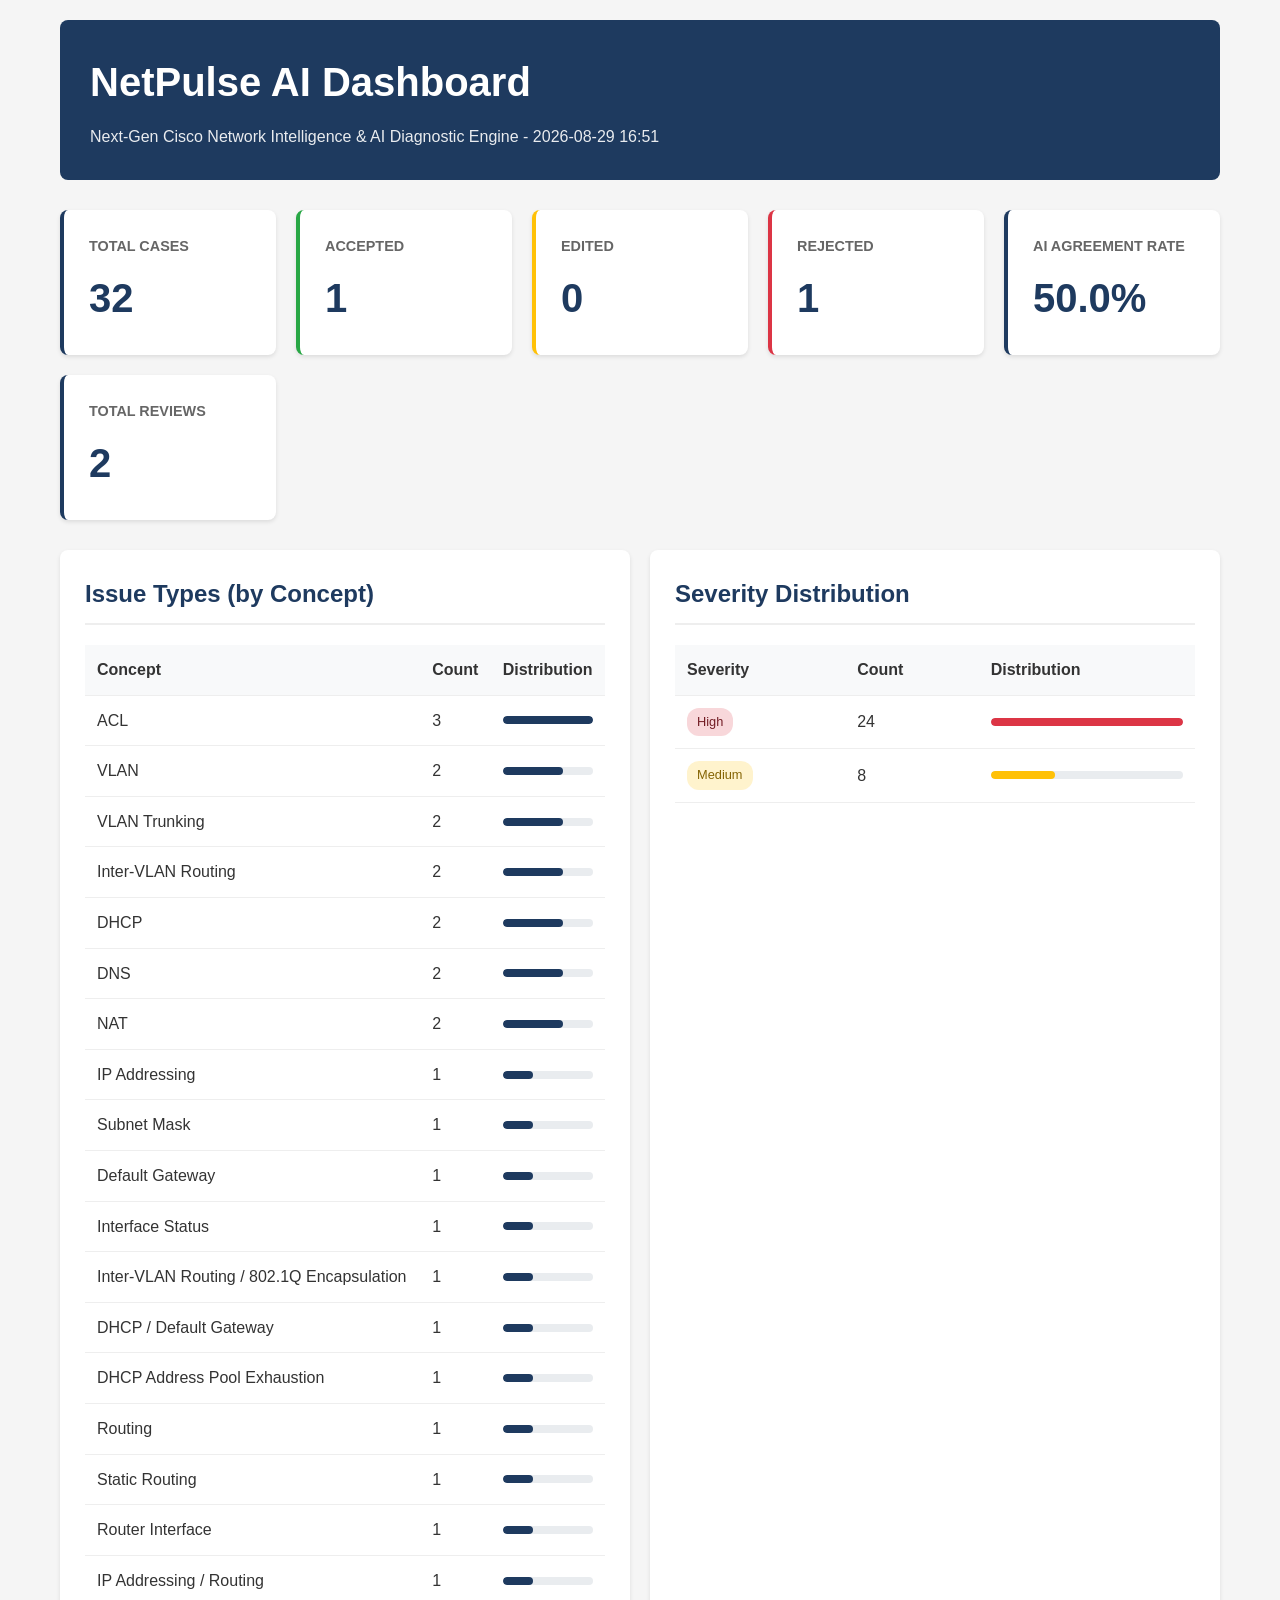
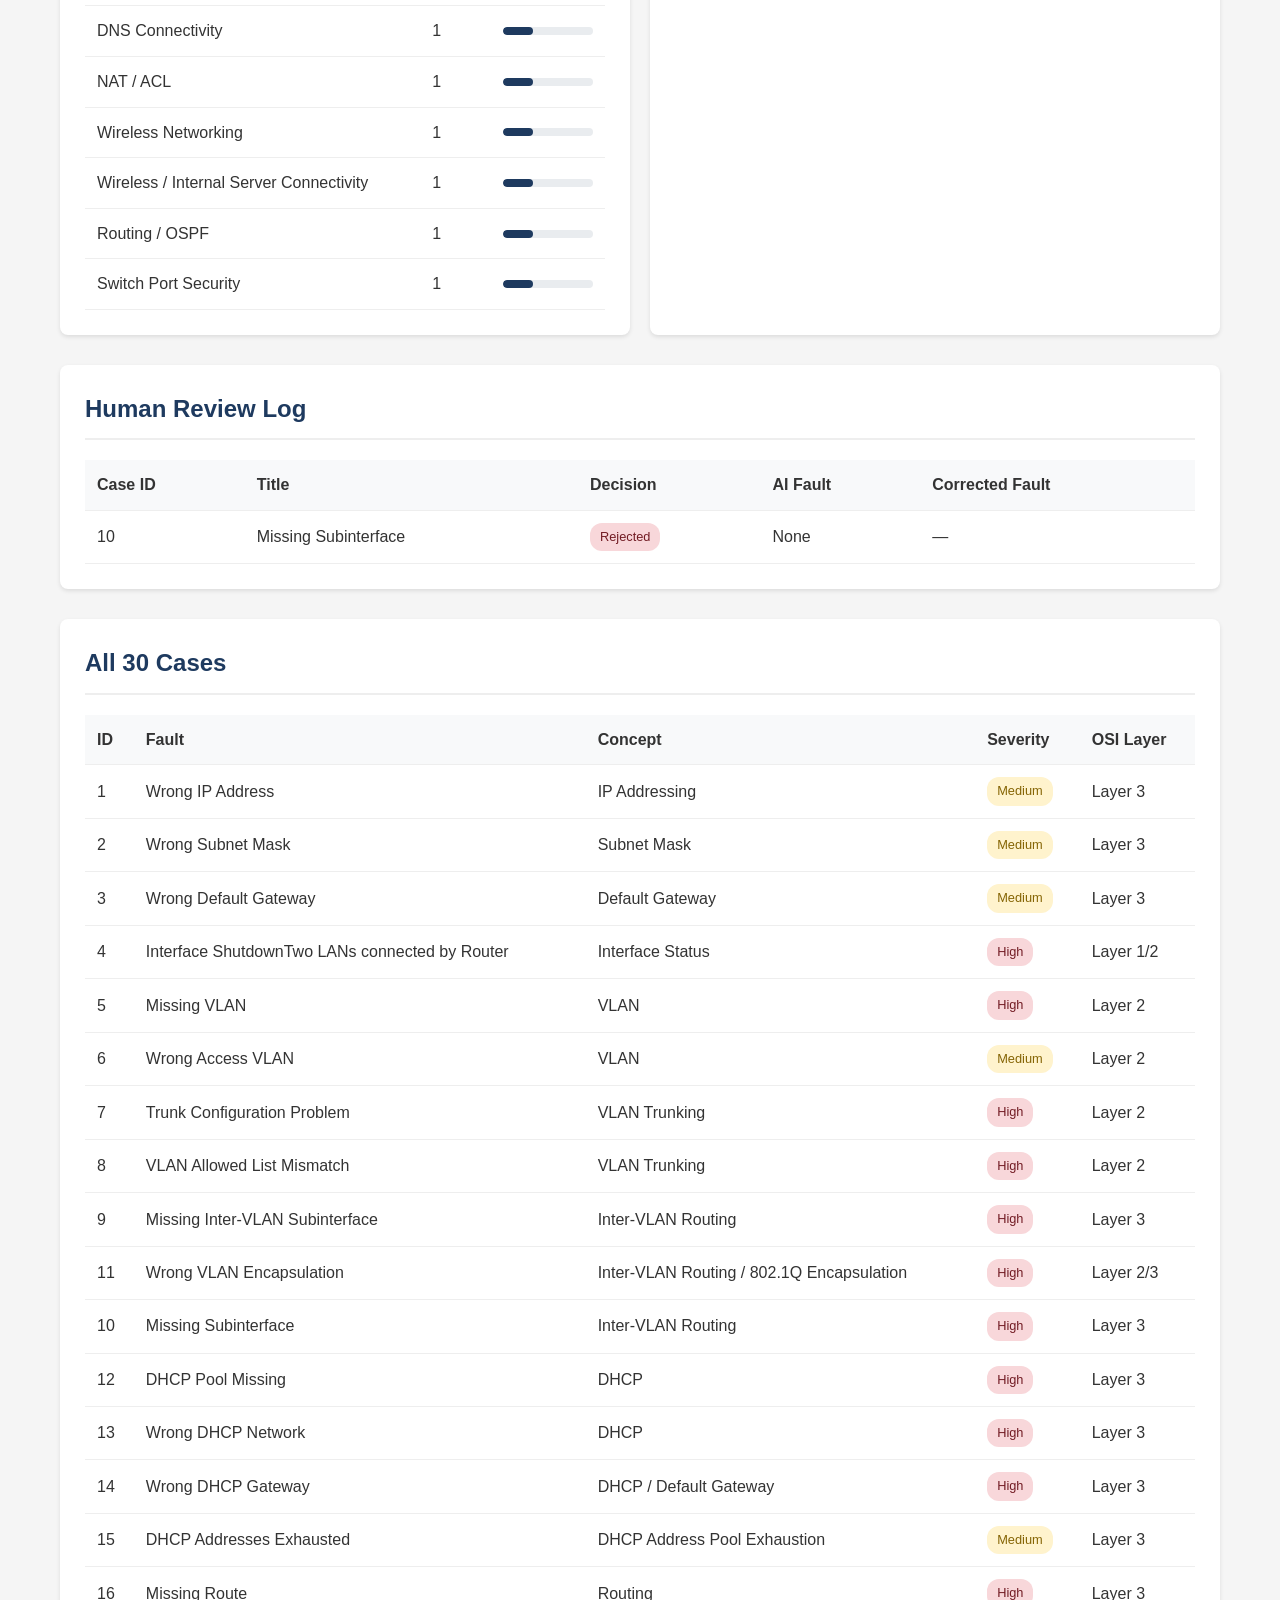
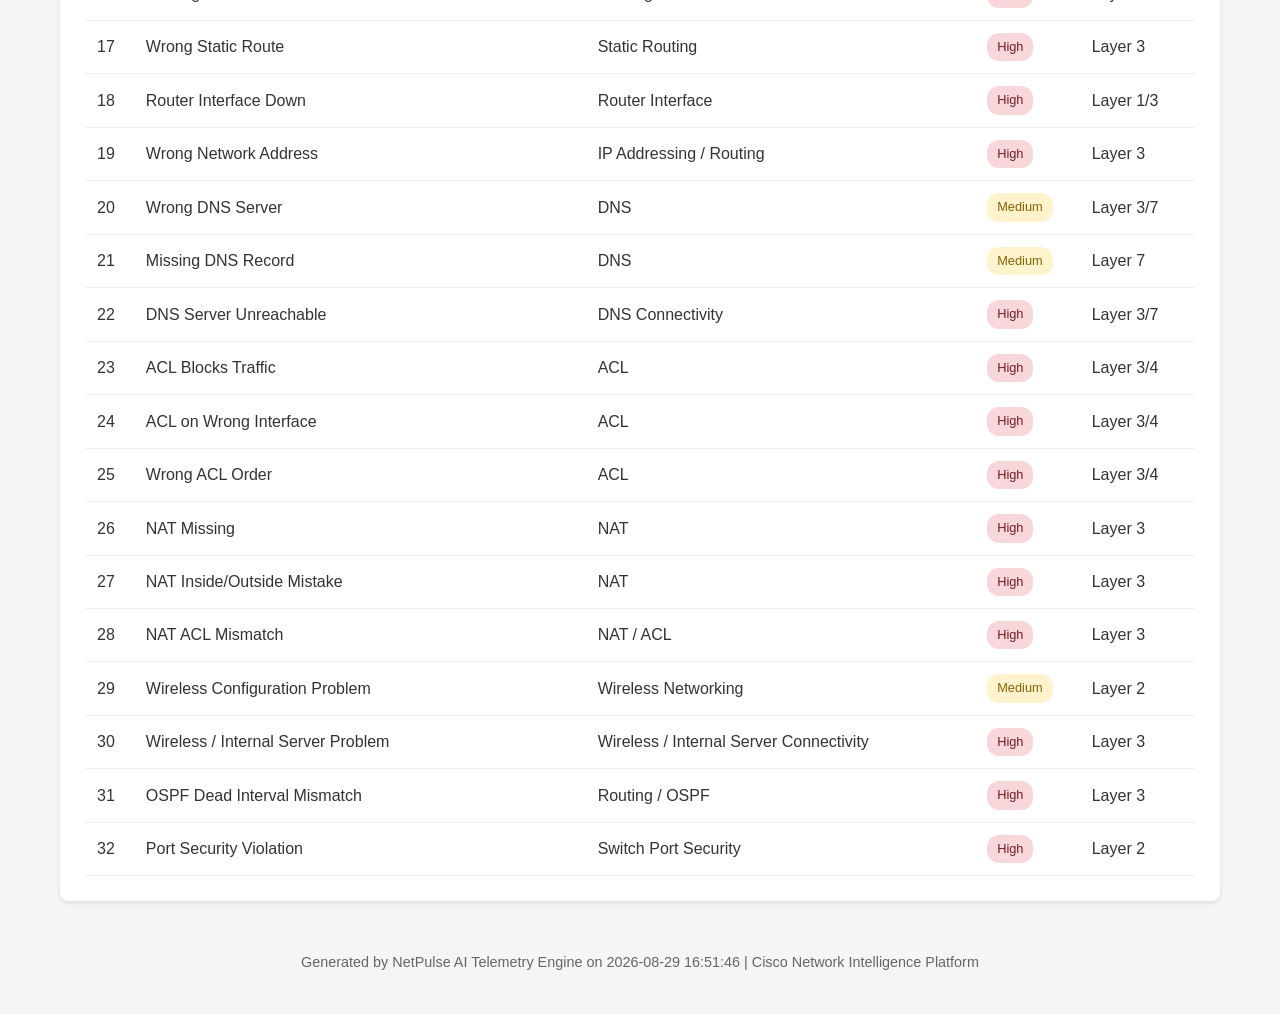
<file: backend/data/dashboard.html>
<!DOCTYPE html>
<html lang="en">
<head>
    <meta charset="UTF-8">
    <meta name="viewport" content="width=device-width, initial-scale=1.0">
    <title>NetPulse AI - Dashboard</title>
    <style>
        * { box-sizing: border-box; margin: 0; padding: 0; }
        body { font-family: -apple-system, BlinkMacSystemFont, 'Segoe UI', Roboto, sans-serif; 
               background: #f5f5f5; color: #333; line-height: 1.6; }
        .container { max-width: 1200px; margin: 0 auto; padding: 20px; }
        header { background: #1e3a5f; color: white; padding: 30px; border-radius: 8px; margin-bottom: 30px; }
        header h1 { font-size: 2.5rem; margin-bottom: 10px; }
        header p { opacity: 0.9; }
        .stats-grid { display: grid; grid-template-columns: repeat(auto-fit, minmax(200px, 1fr)); gap: 20px; margin-bottom: 30px; }
        .stat-card { background: white; padding: 25px; border-radius: 8px; 
                     box-shadow: 0 2px 4px rgba(0,0,0,0.1); border-left: 4px solid #1e3a5f; }
        .stat-card h3 { font-size: 0.9rem; color: #666; margin-bottom: 8px; text-transform: uppercase; }
        .stat-card .value { font-size: 2.5rem; font-weight: bold; color: #1e3a5f; }
        .stat-card.accepted { border-left-color: #28a745; }
        .stat-card.edited { border-left-color: #ffc107; }
        .stat-card.rejected { border-left-color: #dc3545; }
        .section { background: white; padding: 25px; border-radius: 8px; 
                   box-shadow: 0 2px 4px rgba(0,0,0,0.1); margin-bottom: 30px; }
        .section h2 { color: #1e3a5f; margin-bottom: 20px; padding-bottom: 10px; border-bottom: 2px solid #eee; }
        table { width: 100%; border-collapse: collapse; }
        th, td { padding: 12px; text-align: left; border-bottom: 1px solid #eee; }
        th { background: #f8f9fa; font-weight: 600; color: #333; }
        tr:hover { background: #f8f9fa; }
        .badge { display: inline-block; padding: 4px 10px; border-radius: 12px; 
                  font-size: 0.8rem; font-weight: 500; }
        .badge-high { background: #f8d7da; color: #721c24; }
        .badge-medium { background: #fff3cd; color: #856404; }
        .badge-low { background: #d4edda; color: #155724; }
        .badge-accepted { background: #d4edda; color: #155724; }
        .badge-edited { background: #fff3cd; color: #856404; }
        .badge-rejected { background: #f8d7da; color: #721c24; }
        .chart-container { display: grid; grid-template-columns: 1fr 1fr; gap: 20px; }
        @media (max-width: 768px) { .chart-container { grid-template-columns: 1fr; } }
        .progress-bar { height: 8px; background: #e9ecef; border-radius: 4px; overflow: hidden; }
        .progress-fill { height: 100%; background: #1e3a5f; border-radius: 4px; transition: width 0.5s; }
        .footer { text-align: center; padding: 20px; color: #666; font-size: 0.9rem; }
    </style>
</head>
<body>
    <div class="container">
        <header>
            <h1>NetPulse AI Dashboard</h1>
            <p>Next-Gen Cisco Network Intelligence & AI Diagnostic Engine - 2026-08-29 16:51</p>
        </header>
        
        <div class="stats-grid">
            <div class="stat-card">
                <h3>Total Cases</h3>
                <div class="value">32</div>
            </div>
            <div class="stat-card accepted">
                <h3>Accepted</h3>
                <div class="value">1</div>
            </div>
            <div class="stat-card edited">
                <h3>Edited</h3>
                <div class="value">0</div>
            </div>
            <div class="stat-card rejected">
                <h3>Rejected</h3>
                <div class="value">1</div>
            </div>
            <div class="stat-card">
                <h3>AI Agreement Rate</h3>
                <div class="value">50.0%</div>
            </div>
            <div class="stat-card">
                <h3>Total Reviews</h3>
                <div class="value">2</div>
            </div>
        </div>
        
        <div class="chart-container">
            <div class="section">
                <h2>Issue Types (by Concept)</h2>
                <table>
                    <thead><tr><th>Concept</th><th>Count</th><th>Distribution</th></tr></thead>
                    <tbody>
<tr><td>ACL</td><td>3</td>
                <td><div class="progress-bar"><div class="progress-fill" style="width: 100.0%"></div></div></td></tr><tr><td>VLAN</td><td>2</td>
                <td><div class="progress-bar"><div class="progress-fill" style="width: 66.66666666666666%"></div></div></td></tr><tr><td>VLAN Trunking</td><td>2</td>
                <td><div class="progress-bar"><div class="progress-fill" style="width: 66.66666666666666%"></div></div></td></tr><tr><td>Inter-VLAN Routing</td><td>2</td>
                <td><div class="progress-bar"><div class="progress-fill" style="width: 66.66666666666666%"></div></div></td></tr><tr><td>DHCP</td><td>2</td>
                <td><div class="progress-bar"><div class="progress-fill" style="width: 66.66666666666666%"></div></div></td></tr><tr><td>DNS</td><td>2</td>
                <td><div class="progress-bar"><div class="progress-fill" style="width: 66.66666666666666%"></div></div></td></tr><tr><td>NAT</td><td>2</td>
                <td><div class="progress-bar"><div class="progress-fill" style="width: 66.66666666666666%"></div></div></td></tr><tr><td>IP Addressing</td><td>1</td>
                <td><div class="progress-bar"><div class="progress-fill" style="width: 33.33333333333333%"></div></div></td></tr><tr><td>Subnet Mask</td><td>1</td>
                <td><div class="progress-bar"><div class="progress-fill" style="width: 33.33333333333333%"></div></div></td></tr><tr><td>Default Gateway</td><td>1</td>
                <td><div class="progress-bar"><div class="progress-fill" style="width: 33.33333333333333%"></div></div></td></tr><tr><td>Interface Status</td><td>1</td>
                <td><div class="progress-bar"><div class="progress-fill" style="width: 33.33333333333333%"></div></div></td></tr><tr><td>Inter-VLAN Routing / 802.1Q Encapsulation</td><td>1</td>
                <td><div class="progress-bar"><div class="progress-fill" style="width: 33.33333333333333%"></div></div></td></tr><tr><td>DHCP / Default Gateway</td><td>1</td>
                <td><div class="progress-bar"><div class="progress-fill" style="width: 33.33333333333333%"></div></div></td></tr><tr><td>DHCP Address Pool Exhaustion</td><td>1</td>
                <td><div class="progress-bar"><div class="progress-fill" style="width: 33.33333333333333%"></div></div></td></tr><tr><td>Routing</td><td>1</td>
                <td><div class="progress-bar"><div class="progress-fill" style="width: 33.33333333333333%"></div></div></td></tr><tr><td>Static Routing</td><td>1</td>
                <td><div class="progress-bar"><div class="progress-fill" style="width: 33.33333333333333%"></div></div></td></tr><tr><td>Router Interface</td><td>1</td>
                <td><div class="progress-bar"><div class="progress-fill" style="width: 33.33333333333333%"></div></div></td></tr><tr><td>IP Addressing / Routing</td><td>1</td>
                <td><div class="progress-bar"><div class="progress-fill" style="width: 33.33333333333333%"></div></div></td></tr><tr><td>DNS Connectivity</td><td>1</td>
                <td><div class="progress-bar"><div class="progress-fill" style="width: 33.33333333333333%"></div></div></td></tr><tr><td>NAT / ACL</td><td>1</td>
                <td><div class="progress-bar"><div class="progress-fill" style="width: 33.33333333333333%"></div></div></td></tr><tr><td>Wireless Networking</td><td>1</td>
                <td><div class="progress-bar"><div class="progress-fill" style="width: 33.33333333333333%"></div></div></td></tr><tr><td>Wireless / Internal Server Connectivity</td><td>1</td>
                <td><div class="progress-bar"><div class="progress-fill" style="width: 33.33333333333333%"></div></div></td></tr><tr><td>Routing / OSPF</td><td>1</td>
                <td><div class="progress-bar"><div class="progress-fill" style="width: 33.33333333333333%"></div></div></td></tr><tr><td>Switch Port Security</td><td>1</td>
                <td><div class="progress-bar"><div class="progress-fill" style="width: 33.33333333333333%"></div></div></td></tr></tbody></table></div>
            <div class="section">
                <h2>Severity Distribution</h2>
                <table>
                    <thead><tr><th>Severity</th><th>Count</th><th>Distribution</th></tr></thead>
                    <tbody>
<tr><td><span class="badge badge-high">High</span></td>
                <td>24</td>
                <td><div class="progress-bar"><div class="progress-fill" style="width: 100.0%; background: #dc3545"></div></div></td></tr><tr><td><span class="badge badge-medium">Medium</span></td>
                <td>8</td>
                <td><div class="progress-bar"><div class="progress-fill" style="width: 33.33333333333333%; background: #ffc107"></div></div></td></tr></tbody></table></div>
        </div>
        
        <div class="section">
            <h2>Human Review Log</h2>
<table>
                    <thead><tr><th>Case ID</th><th>Title</th><th>Decision</th><th>AI Fault</th><th>Corrected Fault</th></tr></thead>
                    <tbody>
<tr>
                    <td>10</td>
                    <td>Missing Subinterface</td>
                    <td><span class="badge badge-rejected">Rejected</span></td>
                    <td>None</td>
                    <td>—</td>
                </tr></tbody></table></div>
        
        <div class="section">
            <h2>All 30 Cases</h2>
            <table>
                <thead><tr><th>ID</th><th>Fault</th><th>Concept</th><th>Severity</th><th>OSI Layer</th></tr></thead>
                <tbody>
<tr>
                <td>1</td>
                <td>Wrong IP Address</td>
                <td>IP Addressing</td>
                <td><span class="badge badge-medium">Medium</span></td>
                <td>Layer 3</td>
            </tr><tr>
                <td>2</td>
                <td>Wrong Subnet Mask</td>
                <td>Subnet Mask</td>
                <td><span class="badge badge-medium">Medium</span></td>
                <td>Layer 3</td>
            </tr><tr>
                <td>3</td>
                <td>Wrong Default Gateway</td>
                <td>Default Gateway</td>
                <td><span class="badge badge-medium">Medium</span></td>
                <td>Layer 3</td>
            </tr><tr>
                <td>4</td>
                <td>Interface ShutdownTwo LANs connected by Router</td>
                <td>Interface Status</td>
                <td><span class="badge badge-high">High</span></td>
                <td>Layer 1/2</td>
            </tr><tr>
                <td>5</td>
                <td>Missing VLAN</td>
                <td>VLAN</td>
                <td><span class="badge badge-high">High</span></td>
                <td>Layer 2</td>
            </tr><tr>
                <td>6</td>
                <td>Wrong Access VLAN</td>
                <td>VLAN</td>
                <td><span class="badge badge-medium">Medium</span></td>
                <td>Layer 2</td>
            </tr><tr>
                <td>7</td>
                <td>Trunk Configuration Problem</td>
                <td>VLAN Trunking</td>
                <td><span class="badge badge-high">High</span></td>
                <td>Layer 2</td>
            </tr><tr>
                <td>8</td>
                <td>VLAN Allowed List Mismatch</td>
                <td>VLAN Trunking</td>
                <td><span class="badge badge-high">High</span></td>
                <td>Layer 2</td>
            </tr><tr>
                <td>9</td>
                <td>Missing Inter-VLAN Subinterface</td>
                <td>Inter-VLAN Routing</td>
                <td><span class="badge badge-high">High</span></td>
                <td>Layer 3</td>
            </tr><tr>
                <td>11</td>
                <td>Wrong VLAN Encapsulation</td>
                <td>Inter-VLAN Routing / 802.1Q Encapsulation</td>
                <td><span class="badge badge-high">High</span></td>
                <td>Layer 2/3</td>
            </tr><tr>
                <td>10</td>
                <td>Missing Subinterface</td>
                <td>Inter-VLAN Routing</td>
                <td><span class="badge badge-high">High</span></td>
                <td>Layer 3</td>
            </tr><tr>
                <td>12</td>
                <td>DHCP Pool Missing</td>
                <td>DHCP</td>
                <td><span class="badge badge-high">High</span></td>
                <td>Layer 3</td>
            </tr><tr>
                <td>13</td>
                <td>Wrong DHCP Network</td>
                <td>DHCP</td>
                <td><span class="badge badge-high">High</span></td>
                <td>Layer 3</td>
            </tr><tr>
                <td>14</td>
                <td>Wrong DHCP Gateway</td>
                <td>DHCP / Default Gateway</td>
                <td><span class="badge badge-high">High</span></td>
                <td>Layer 3</td>
            </tr><tr>
                <td>15</td>
                <td>DHCP Addresses Exhausted</td>
                <td>DHCP Address Pool Exhaustion</td>
                <td><span class="badge badge-medium">Medium</span></td>
                <td>Layer 3</td>
            </tr><tr>
                <td>16</td>
                <td>Missing Route</td>
                <td>Routing</td>
                <td><span class="badge badge-high">High</span></td>
                <td>Layer 3</td>
            </tr><tr>
                <td>17</td>
                <td>Wrong Static Route</td>
                <td>Static Routing</td>
                <td><span class="badge badge-high">High</span></td>
                <td>Layer 3</td>
            </tr><tr>
                <td>18</td>
                <td>Router Interface Down</td>
                <td>Router Interface</td>
                <td><span class="badge badge-high">High</span></td>
                <td>Layer 1/3</td>
            </tr><tr>
                <td>19</td>
                <td>Wrong Network Address</td>
                <td>IP Addressing / Routing</td>
                <td><span class="badge badge-high">High</span></td>
                <td>Layer 3</td>
            </tr><tr>
                <td>20</td>
                <td>Wrong DNS Server</td>
                <td>DNS</td>
                <td><span class="badge badge-medium">Medium</span></td>
                <td>Layer 3/7</td>
            </tr><tr>
                <td>21</td>
                <td>Missing DNS Record</td>
                <td>DNS</td>
                <td><span class="badge badge-medium">Medium</span></td>
                <td>Layer 7</td>
            </tr><tr>
                <td>22</td>
                <td>DNS Server Unreachable</td>
                <td>DNS Connectivity</td>
                <td><span class="badge badge-high">High</span></td>
                <td>Layer 3/7</td>
            </tr><tr>
                <td>23</td>
                <td>ACL Blocks Traffic</td>
                <td>ACL</td>
                <td><span class="badge badge-high">High</span></td>
                <td>Layer 3/4</td>
            </tr><tr>
                <td>24</td>
                <td>ACL on Wrong Interface</td>
                <td>ACL</td>
                <td><span class="badge badge-high">High</span></td>
                <td>Layer 3/4</td>
            </tr><tr>
                <td>25</td>
                <td>Wrong ACL Order</td>
                <td>ACL</td>
                <td><span class="badge badge-high">High</span></td>
                <td>Layer 3/4</td>
            </tr><tr>
                <td>26</td>
                <td>NAT Missing</td>
                <td>NAT</td>
                <td><span class="badge badge-high">High</span></td>
                <td>Layer 3</td>
            </tr><tr>
                <td>27</td>
                <td>NAT Inside/Outside Mistake</td>
                <td>NAT</td>
                <td><span class="badge badge-high">High</span></td>
                <td>Layer 3</td>
            </tr><tr>
                <td>28</td>
                <td>NAT ACL Mismatch</td>
                <td>NAT / ACL</td>
                <td><span class="badge badge-high">High</span></td>
                <td>Layer 3</td>
            </tr><tr>
                <td>29</td>
                <td>Wireless Configuration Problem</td>
                <td>Wireless Networking</td>
                <td><span class="badge badge-medium">Medium</span></td>
                <td>Layer 2</td>
            </tr><tr>
                <td>30</td>
                <td>Wireless / Internal Server Problem</td>
                <td>Wireless / Internal Server Connectivity</td>
                <td><span class="badge badge-high">High</span></td>
                <td>Layer 3</td>
            </tr><tr>
                <td>31</td>
                <td>OSPF Dead Interval Mismatch</td>
                <td>Routing / OSPF</td>
                <td><span class="badge badge-high">High</span></td>
                <td>Layer 3</td>
            </tr><tr>
                <td>32</td>
                <td>Port Security Violation</td>
                <td>Switch Port Security</td>
                <td><span class="badge badge-high">High</span></td>
                <td>Layer 2</td>
            </tr></tbody></table></div>
        
        <div class="footer">
            Generated by NetPulse AI Telemetry Engine on 2026-08-29 16:51:46 | 
            Cisco Network Intelligence Platform
        </div>
    </div>
</body>
</html>
</file>
